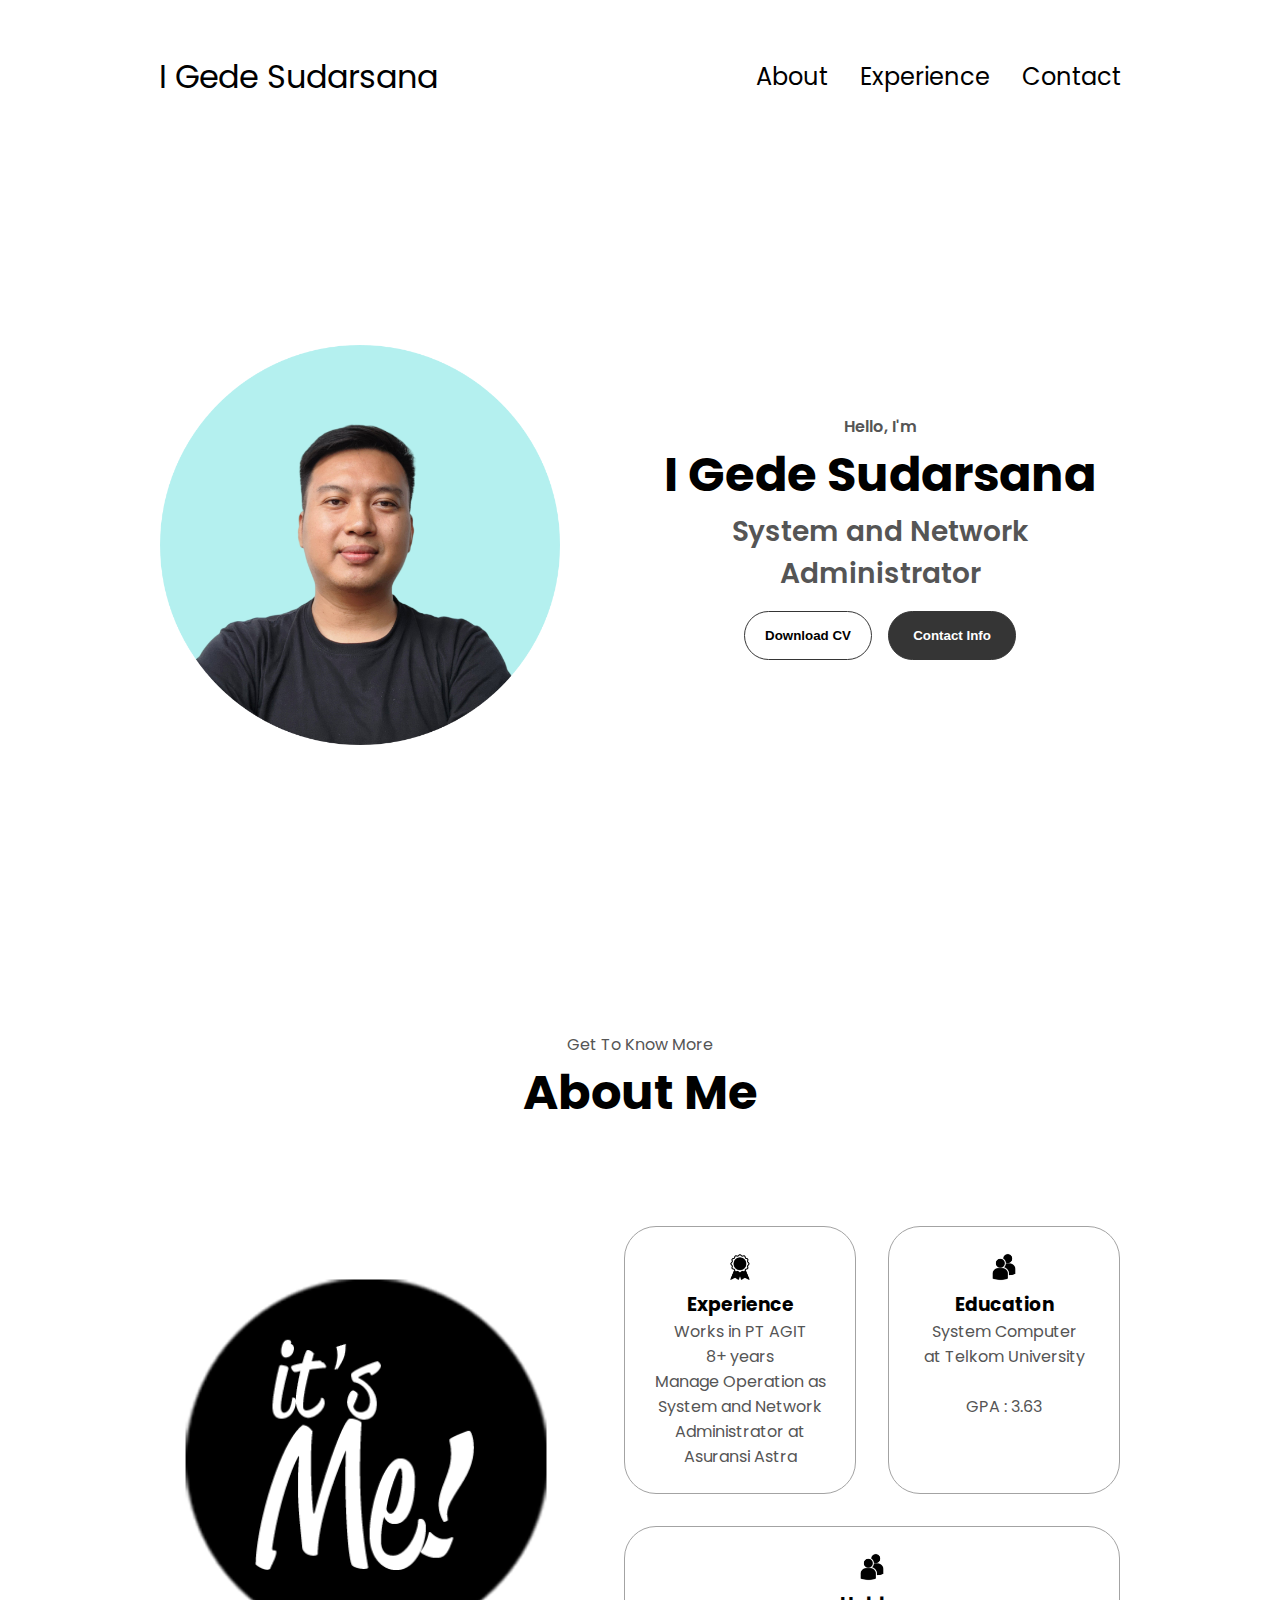
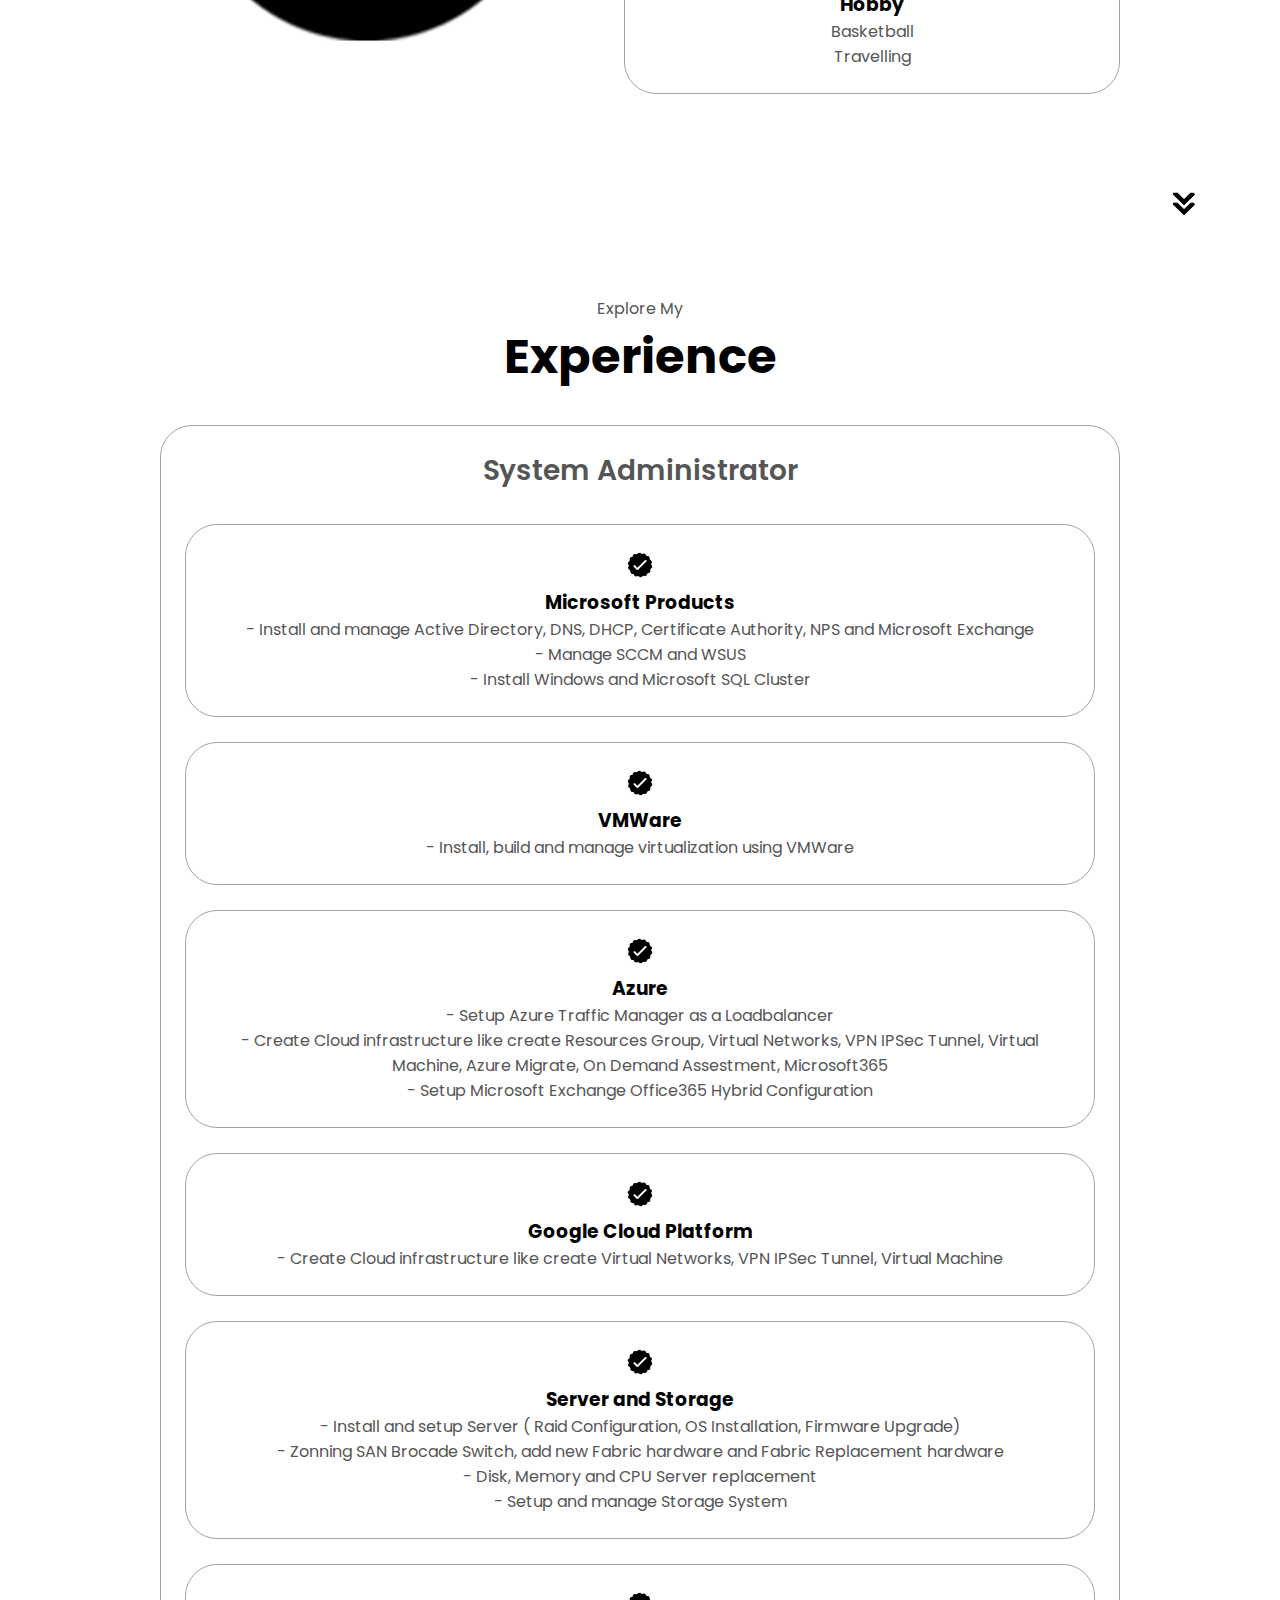
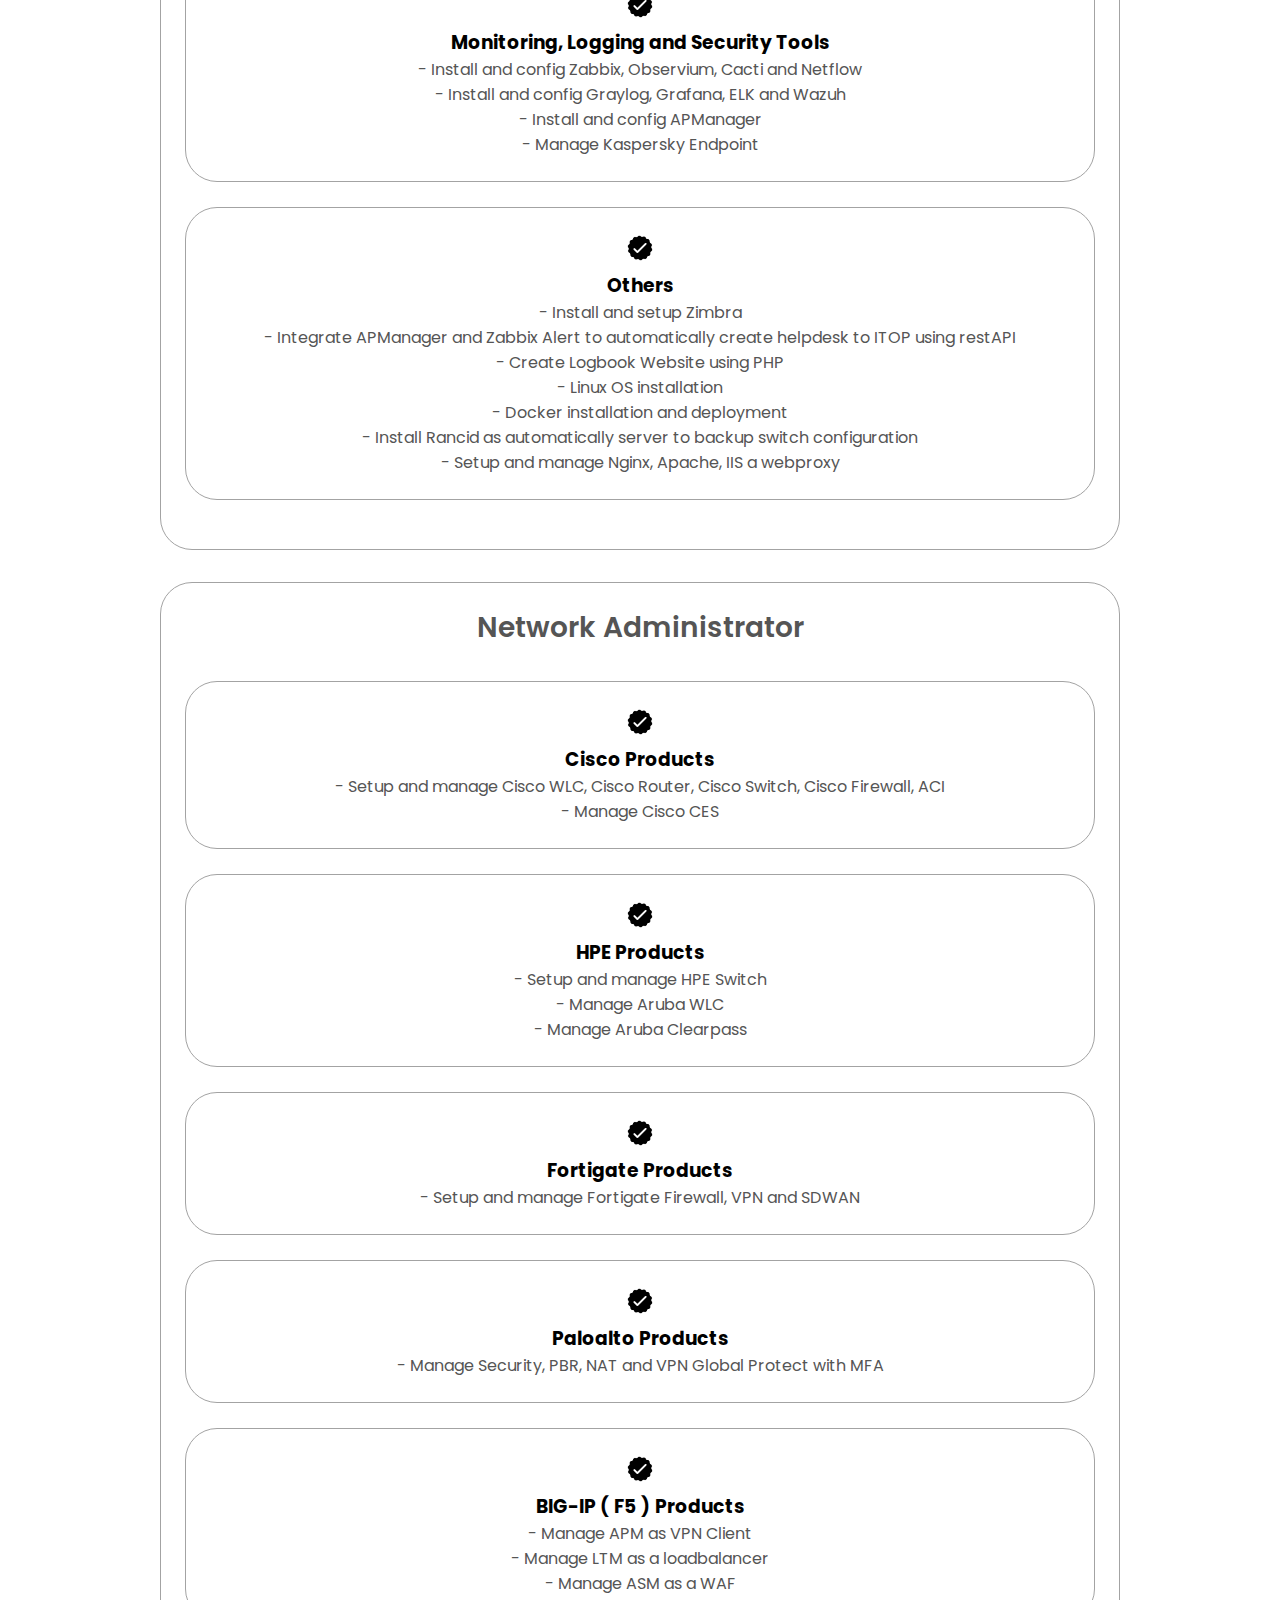
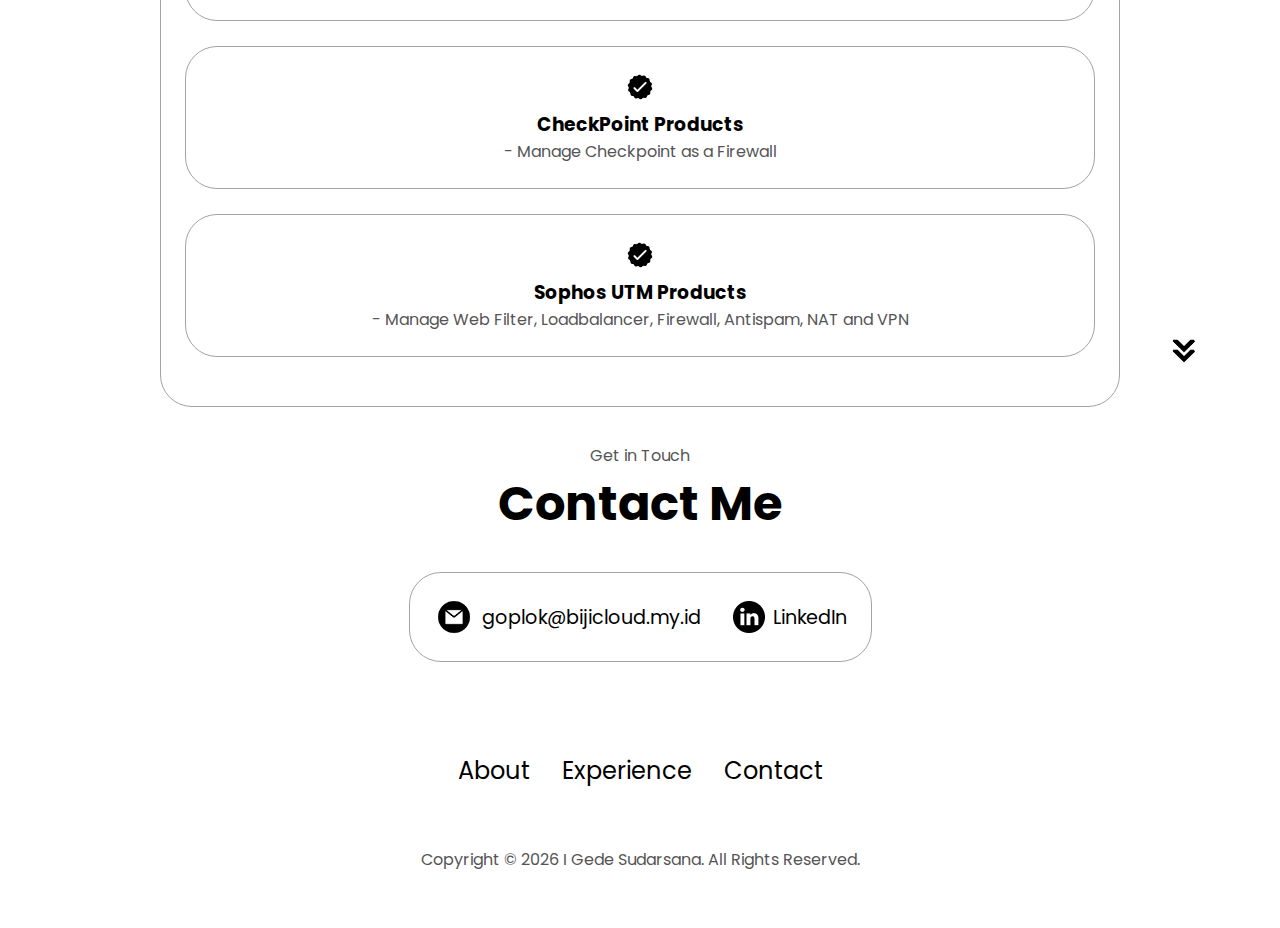
<file: index.html>
<!DOCTYPE html>
<html lang="en">
  <head>
    <meta charset="UTF-8" />
    <meta http-equiv="X-UA-Compatible" content="IE=edge" />
    <meta name="viewport" content="width=device-width, initial-scale=1.0" />
    <title>My Portfolio</title>
    <link rel="stylesheet" href="style.css" />
    <link rel="stylesheet" href="mediaqueries.css" />
  </head>
  <body>
    <nav id="desktop-nav">
      <div class="logo">I Gede Sudarsana</div>
      <div>
        <ul class="nav-links">
          <li><a href="#about">About</a></li>
          <li><a href="#experience">Experience</a></li>
          <li><a href="#contact">Contact</a></li>
        </ul>
      </div>
    </nav>
    <nav id="hamburger-nav">
      <div class="logo">I Gede Sudarsana</div>
      <div class="hamburger-menu">
        <div class="hamburger-icon" onclick="toggleMenu()">
          <span></span>
          <span></span>
          <span></span>
        </div>
        <div class="menu-links">
          <li><a href="#about" onclick="toggleMenu()">About</a></li>
          <li><a href="#experience" onclick="toggleMenu()">Experience</a></li>
          <li><a href="#contact" onclick="toggleMenu()">Contact</a></li>
        </div>
      </div>
    </nav>
    <section id="profile">
      <div class="section__pic-container">
        <img src="./assets/profile-goplok.png" alt="I Gede Sudarsana profile picture" />
      </div>
      <div class="section__text">
        <p class="section__text__p1">Hello, I'm</p>
        <h1 class="title">I Gede Sudarsana</h1>
        <p class="section__text__p2">System and Network Administrator</p>
        <div class="btn-container">
          <button
            class="btn btn-color-2"
            onclick="window.open('./assets/resume-example.pdf')"
          >
            Download CV
          </button>
          <button class="btn btn-color-1" onclick="location.href='./#contact'">
            Contact Info
          </button>
        </div>
        <div id="socials-container">
        </div>
      </div>
    </section>
    <section id="about">
      <p class="section__text__p1">Get To Know More</p>
      <h1 class="title">About Me</h1>
      <div class="section-container">
        <div class="section__pic-container">
          <img
            src="./assets/about-pic.png"
            alt="Profile picture"
            class="about-pic"
          />
        </div>
        <div class="about-details-container">
          <div class="about-containers">
            <div class="details-container">
              <img
                src="./assets/experience.png"
                alt="Experience icon"
                class="icon"
              />
              <h3>Experience</h3>
              <p>Works in PT AGIT <br />8+ years <br />Manage Operation as System and Network Administrator at Asuransi Astra</p>
            </div>
            <div class="details-container">
              <img
                src="./assets/education.png"
                alt="Education icon"
                class="icon"
              />
              <h3>Education</h3>
              <p>System Computer<br />at Telkom University<br /><br />GPA : 3.63</p>
            </div>
            <div class="details-container">
              <img
                src="./assets/education.png"
                alt="Education icon"
                class="icon"
              />
              <h3>Hobby</h3>
              <p>Basketball<br/>Travelling</p>
            </div>
          </div>
        
        </div>
      </div>
      <img
        src="./assets/arrow.png"
        alt="Arrow icon"
        class="icon arrow"
        onclick="location.href='./#experience'"
      />
    </section>
    <section id="experience">
      <p class="section__text__p1">Explore My</p>
      <h1 class="title">Experience</h1>
      <div class="experience-details-container">
        <div class="about-containers">
          <div class="details-container">
            <h2 class="experience-sub-title">System Administrator</h2>
            <div class="details-container">
                <img
                  src="./assets/checkmark.png"
                  alt="Experience icon"
                  class="icon"
                />              
                  <h3>Microsoft Products</h3>
                  <p>- Install and manage Active Directory, DNS, DHCP, Certificate Authority, NPS and Microsoft Exchange <br/>
                     - Manage SCCM and WSUS <br/>
                     - Install Windows and Microsoft SQL Cluster <br/>
                  </p>

            </div>
            <br/>
            <div class="details-container">
                <img
                  src="./assets/checkmark.png"
                  alt="Experience icon"
                  class="icon"
                />
                <div>
                  <h3>VMWare</h3>
                  <p>- Install, build and manage virtualization using VMWare</p>
                </div>
            </div>
            <br/>
            <div class="details-container">
              <img
                src="./assets/checkmark.png"
                alt="Experience icon"
                class="icon"
              />              
                <h3>Azure</h3>
                <p>- Setup Azure Traffic Manager as a Loadbalancer<br/>
                - Create Cloud infrastructure like create Resources Group, Virtual Networks, VPN IPSec Tunnel, Virtual Machine, Azure Migrate, On Demand Assestment, Microsoft365 <br/>
                - Setup Microsoft Exchange Office365 Hybrid Configuration
                </p>       
            </div>
            <br/>
            <div class="details-container">
              <img
                src="./assets/checkmark.png"
                alt="Experience icon"
                class="icon"
              />              
                <h3>Google Cloud Platform</h3>
                <p>
                - Create Cloud infrastructure like create Virtual Networks, VPN IPSec Tunnel, Virtual Machine <br/>
                </p>       
            </div>
            <br/>
            <div class="details-container">
              <img
                src="./assets/checkmark.png"
                alt="Experience icon"
                class="icon"
              />              
                <h3>Server and Storage</h3>
                <p>
                - Install and setup Server ( Raid Configuration, OS Installation, Firmware Upgrade) <br/>
                - Zonning SAN Brocade Switch, add new Fabric hardware and Fabric Replacement hardware <br/>
                - Disk, Memory and CPU Server replacement <br/>
                - Setup and manage Storage System <br/>
                </p>       
            </div>
            <br/>
            <div class="details-container">
              <img
                src="./assets/checkmark.png"
                alt="Experience icon"
                class="icon"
              />              
                <h3>Monitoring, Logging and Security Tools</h3>
                <p>
                - Install and config Zabbix, Observium, Cacti and Netflow<br/>
                - Install and config Graylog, Grafana, ELK and Wazuh <br/>
                - Install and config APManager<br/>
                - Manage Kaspersky Endpoint<br/>
                </p>       
            </div>
            <br/>
            <div class="details-container">
              <img
                src="./assets/checkmark.png"
                alt="Experience icon"
                class="icon"
              />              
                <h3>Others</h3>
                <p>
                - Install and setup Zimbra<br/>
                - Integrate APManager and Zabbix Alert to automatically create helpdesk to ITOP using restAPI<br/>
                - Create Logbook Website using PHP<br/>
                - Linux OS installation<br/>
                - Docker installation and deployment <br/>
                - Install Rancid as automatically server to backup switch configuration <br/>
                - Setup and manage Nginx, Apache, IIS a webproxy
                </p>       
            </div>
            <br/>
          </div>
          
        </div>
        <div class="details-container">
          <h2 class="experience-sub-title">Network Administrator</h2>
          <div class="details-container">
              <img
                src="./assets/checkmark.png"
                alt="Experience icon"
                class="icon"
              />              
                <h3>Cisco Products</h3>
                <p>- Setup and manage Cisco WLC, Cisco Router, Cisco Switch, Cisco Firewall, ACI <br/>
                   - Manage Cisco CES <br/>
                </p>

          </div>
          <br/>
          <div class="details-container">
              <img
                src="./assets/checkmark.png"
                alt="Experience icon"
                class="icon"
              />
              <div>
                <h3>HPE Products</h3>
                <p>- Setup and manage HPE Switch <br/>
                   - Manage Aruba WLC <br/>
                   - Manage Aruba Clearpass <br/>
                </p>
              </div>
          </div>
          <br/>
          <div class="details-container">
            <img
              src="./assets/checkmark.png"
              alt="Experience icon"
              class="icon"
            />              
              <h3>Fortigate Products</h3>
              <p>- Setup and manage Fortigate Firewall, VPN and SDWAN<br/>
              </p>       
          </div>
          <br/>
          <div class="details-container">
            <img
              src="./assets/checkmark.png"
              alt="Experience icon"
              class="icon"
            />              
              <h3>Paloalto Products</h3>
              <p>
              - Manage Security, PBR, NAT and VPN Global Protect with MFA  <br/>
              </p>       
          </div>
          <br/>
          <div class="details-container">
            <img
              src="./assets/checkmark.png"
              alt="Experience icon"
              class="icon"
            />              
              <h3>BIG-IP ( F5 ) Products</h3>
              <p>
              - Manage APM  as VPN Client  <br/>
              - Manage LTM as a loadbalancer <br/>
              - Manage ASM as a WAF <br/>
              </p>       
          </div>
          <br/>
          <div class="details-container">
            <img
              src="./assets/checkmark.png"
              alt="Experience icon"
              class="icon"
            />              
              <h3>CheckPoint Products</h3>
              <p>
              - Manage Checkpoint as a Firewall<br/>
              </p>       
          </div>
          <br/>
          <div class="details-container">
            <img
              src="./assets/checkmark.png"
              alt="Experience icon"
              class="icon"
            />              
              <h3>Sophos UTM Products</h3>
              <p>
              - Manage Web Filter, Loadbalancer, Firewall, Antispam, NAT and VPN <br/>
              </p>       
          </div>
          <br/>
        </div>
      </div>
      <img
        src="./assets/arrow.png"
        alt="Arrow icon"
        class="icon arrow"
        onclick="location.href='./#contact'"
      />
    </section>
    <section id="contact">
      <p class="section__text__p1">Get in Touch</p>
      <h1 class="title">Contact Me</h1>
      <div class="contact-info-upper-container">
        <div class="contact-info-container">
          <img
            src="./assets/email.png"
            alt="Email icon"
            class="icon contact-icon email-icon"
          />
          <p><a href="mailto:goplok@bijicloud.my.id">goplok@bijicloud.my.id</a></p>
        </div>
        <div class="contact-info-container">
          <img
            src="./assets/linkedin.png"
            alt="LinkedIn icon"
            class="icon contact-icon"
          />
          <p><a href="https://www.linkedin.com/in/i-gede-sudarsana-36826961">LinkedIn</a></p>
        </div>
      </div>
    </section>
    <footer>
      <nav>
        <div class="nav-links-container">
          <ul class="nav-links">
            <li><a href="#about">About</a></li>
            <li><a href="#experience">Experience</a></li>
            <li><a href="#contact">Contact</a></li>
          </ul>
        </div>
      </nav>
      <p>Copyright &#169; <span id="year"></span> I Gede Sudarsana. All Rights Reserved.</p>
    </footer>
    <script src="script.js"></script>
    <script>
      document.getElementById("year").innerHTML = new Date().getFullYear();
    </script>
  </body>
</html>
</file>
<file: style.css>
/* GENERAL */

@import url("https://fonts.googleapis.com/css2?family=Poppins:wght@300;400;500;600&display=swap");

* {
  margin: 0;
  padding: 0;
}

body {
  font-family: "Poppins", sans-serif;
}

html {
  scroll-behavior: smooth;
}

p {
  color: rgb(85, 85, 85);
}

/* TRANSITION */

a,
.btn {
  transition: all 300ms ease;
}

/* DESKTOP NAV */

nav,
.nav-links {
  display: flex;
}

nav {
  justify-content: space-around;
  align-items: center;
  height: 17vh;
}

.nav-links {
  gap: 2rem;
  list-style: none;
  font-size: 1.5rem;
}

a {
  color: black;
  text-decoration: none;
  text-decoration-color: white;
}

a:hover {
  color: grey;
  text-decoration: underline;
  text-underline-offset: 1rem;
  text-decoration-color: rgb(181, 181, 181);
}

.logo {
  font-size: 2rem;
}

.logo:hover {
  cursor: default;
}

/* HAMBURGER MENU */

#hamburger-nav {
  display: none;
}

.hamburger-menu {
  position: relative;
  display: inline-block;
}

.hamburger-icon {
  display: flex;
  flex-direction: column;
  justify-content: space-between;
  height: 24px;
  width: 30px;
  cursor: pointer;
}

.hamburger-icon span {
  width: 100%;
  height: 2px;
  background-color: black;
  transition: all 0.3 ease-in-out;
}

.menu-links {
  position: absolute;
  top: 100%;
  right: 0;
  background-color: white;
  width: fit-content;
  max-height: 0;
  overflow: hidden;
  transition: all 0.3 ease-in-out;
}

.menu-links a {
  display: block;
  padding: 10px;
  text-align: center;
  font-size: 1.5rem;
  color: black;
  text-decoration: none;
  transition: all 0.3 ease-in-out;
}

.menu-links li {
  list-style: none;
}

.menu-links.open {
  max-height: 300px;
}

.hamburger-icon.open span:first-child {
  transform: rotate(45deg) translate(10px, 5px);
}

.hamburger-icon.open span:nth-child(2) {
  opacity: 0;
}

.hamburger-icon.open span:last-child {
  transform: rotate(-45deg) translate(10px, -5px);
}

.hamburger-icon span:first-child {
  transform: none;
}

.hamburger-icon span:first-child {
  opacity: 1;
}

.hamburger-icon span:first-child {
  transform: none;
}

/* SECTIONS */

section {
  padding-top: 4vh;
  height: 96vh;
  margin: 0 10rem;
  box-sizing: border-box;
  min-height: fit-content;
}

.section-container {
  display: flex;
  
}



/* PROFILE SECTION */

#profile {
  display: flex;
  justify-content: center;
  gap: 5rem;
  height: 80vh;
}

.section__pic-container {
  display: flex;
  height: 400px;
  width: 400px;
  margin: auto 0;
}

.section__text {
  align-self: center;
  text-align: center;
}

.section__text p {
  font-weight: 600;
}

.section__text__p1 {
  text-align: center;
}

.section__text__p2 {
  font-size: 1.75rem;
  margin-bottom: 1rem;
}

.title {
  font-size: 3rem;
  text-align: center;
}

#socials-container {
  display: flex;
  justify-content: center;
  margin-top: 1rem;
  gap: 1rem;
}

/* ICONS */

.icon {
  cursor: pointer;
  height: 2rem;
}

/* BUTTONS */

.btn-container {
  display: flex;
  justify-content: center;
  gap: 1rem;
}

.btn {
  font-weight: 600;
  transition: all 300ms ease;
  padding: 1rem;
  width: 8rem;
  border-radius: 2rem;
}

.btn-color-1,
.btn-color-2 {
  border: rgb(53, 53, 53) 0.1rem solid;
}

.btn-color-1:hover,
.btn-color-2:hover {
  cursor: pointer;
}

.btn-color-1,
.btn-color-2:hover {
  background: rgb(53, 53, 53);
  color: white;
}

.btn-color-1:hover {
  background: rgb(0, 0, 0);
}

.btn-color-2 {
  background: none;
}

.btn-color-2:hover {
  border: rgb(255, 255, 255) 0.1rem solid;
}

.btn-container {
  gap: 1rem;
}

/* ABOUT SECTION */

#about {
  position: relative;
}

.about-containers {
  gap: 2rem;
  margin-bottom: 2rem;
  margin-top: 2rem;
}

.about-details-container {
  justify-content: center;
  flex-direction: column;
}

.about-containers,
.about-details-container {
  display: flex;
}

.about-pic {
  border-radius: 2rem;
}

.arrow {
  position: absolute;
  right: -5rem;
  bottom: 2.5rem;
}

.details-container {
  padding: 1.5rem;
  flex: 1;
  background: white;
  border-radius: 2rem;
  border: rgb(53, 53, 53) 0.1rem solid;
  border-color: rgb(163, 163, 163);
  text-align: center;
}

.details-container-net {
  padding: 1.5rem;
  flex: 1;
  background: white;
  border-radius: 2rem;
  border: rgb(53, 53, 53) 0.1rem solid;
  border-color: rgb(163, 163, 163);
  text-align: center;
}

.section-container {
  gap: 4rem;
  height: 80%;
}

.section__pic-container {
  height: 400px;
  width: 400px;
  margin: auto 0;
}

/* EXPERIENCE SECTION */

#experience {
  position: relative;
}

.experience-sub-title {
  color: rgb(85, 85, 85);
  font-weight: 600;
  font-size: 1.75rem;
  margin-bottom: 2rem;
}

.experience-details-container {
  display: flex;
  justify-content: center;
  flex-direction: column;
}

.article-container {
  display: flex;
  text-align: initial;
  flex-wrap: wrap;
  flex-direction: row;
  gap: 2.5rem;
  justify-content: space-around;
}

article {
  display: flex;
  width: 10rem;
  justify-content: space-around;
  gap: 0.5rem;
}

article .icon {
  cursor: default;
}

/* PROJECTS SECTION */

#projects {
  position: relative;
}

.color-container {
  border-color: rgb(163, 163, 163);
  background: rgb(250, 250, 250);
}

.project-img {
  border-radius: 2rem;
  width: 90%;
  height: 90%;
}

.project-title {
  margin: 1rem;
  color: black;
}

.project-btn {
  color: black;
  border-color: rgb(163, 163, 163);
}

/* CONTACT */

#contact {
  display: flex;
  justify-content: center;
  flex-direction: column;
  height: 70vh;
}

.contact-info-upper-container {
  display: flex;
  justify-content: center;
  border-radius: 2rem;
  border: rgb(53, 53, 53) 0.1rem solid;
  border-color: rgb(163, 163, 163);
  background: (250, 250, 250);
  margin: 2rem auto;
  padding: 0.5rem;
}

.contact-info-container {
  display: flex;
  align-items: center;
  justify-content: center;
  gap: 0.5rem;
  margin: 1rem;
}

.contact-info-container p {
  font-size: larger;
}

.contact-icon {
  cursor: default;
}

.email-icon {
  height: 2.5rem;
}

/* FOOTER SECTION */

footer {
  height: 26vh;
  margin: 0 1rem;
}

footer p {
  text-align: center;
}
</file>
<file: mediaqueries.css>
@media screen and (max-width: 1400px) {
  #profile {
    height: 83vh;
    margin-bottom: 6rem;
  }
  .about-containers {
    flex-wrap: wrap;
  }
  #contact,
  #projects {
    height: fit-content;
  }
}

@media screen and (max-width: 1200px) {
  #desktop-nav {
    display: none;
  }
  #hamburger-nav {
    display: flex;
  }
  #experience,
  .experience-details-container {
    margin-top: 2rem;
  }
  #profile,
  .section-container {
    display: block;
  }
  .arrow {
    display: none;
  }
  section,
  .section-container {
    height: fit-content;
  }
  section {
    margin: 0 5%;
  }
  .section__pic-container {
    width: 275px;
    height: 275px;
    margin: 0 auto 2rem;
  }
  .about-containers {
    margin-top: 0;
  }
}

@media screen and (max-width: 600px) {
  #contact,
  footer {
    height: 40vh;
  }
  #profile {
    height: 83vh;
    margin-bottom: 0;
  }
  article {
    font-size: 1rem;
  }
  footer nav {
    height: fit-content;
    margin-bottom: 2rem;
  }
  .about-containers,
  .contact-info-upper-container,
  .btn-container {
    flex-wrap: wrap;
  }
  .contact-info-container {
    margin: 0;
  }
  .contact-info-container p,
  .nav-links li a {
    font-size: 1rem;
  }
  .experience-sub-title {
    font-size: 1.25rem;
  }
  .logo {
    font-size: 1.5rem;
  }
  .nav-links {
    flex-direction: column;
    gap: 0.5rem;
    text-align: center;
  }
  .section__pic-container {
    width: auto;
    height: 46vw;
    justify-content: center;
  }
  .section__text__p2 {
    font-size: 1.25rem;
  }
  .title {
    font-size: 2rem;
  }
  .text-container {
    text-align: justify;
  }
}
</file>
